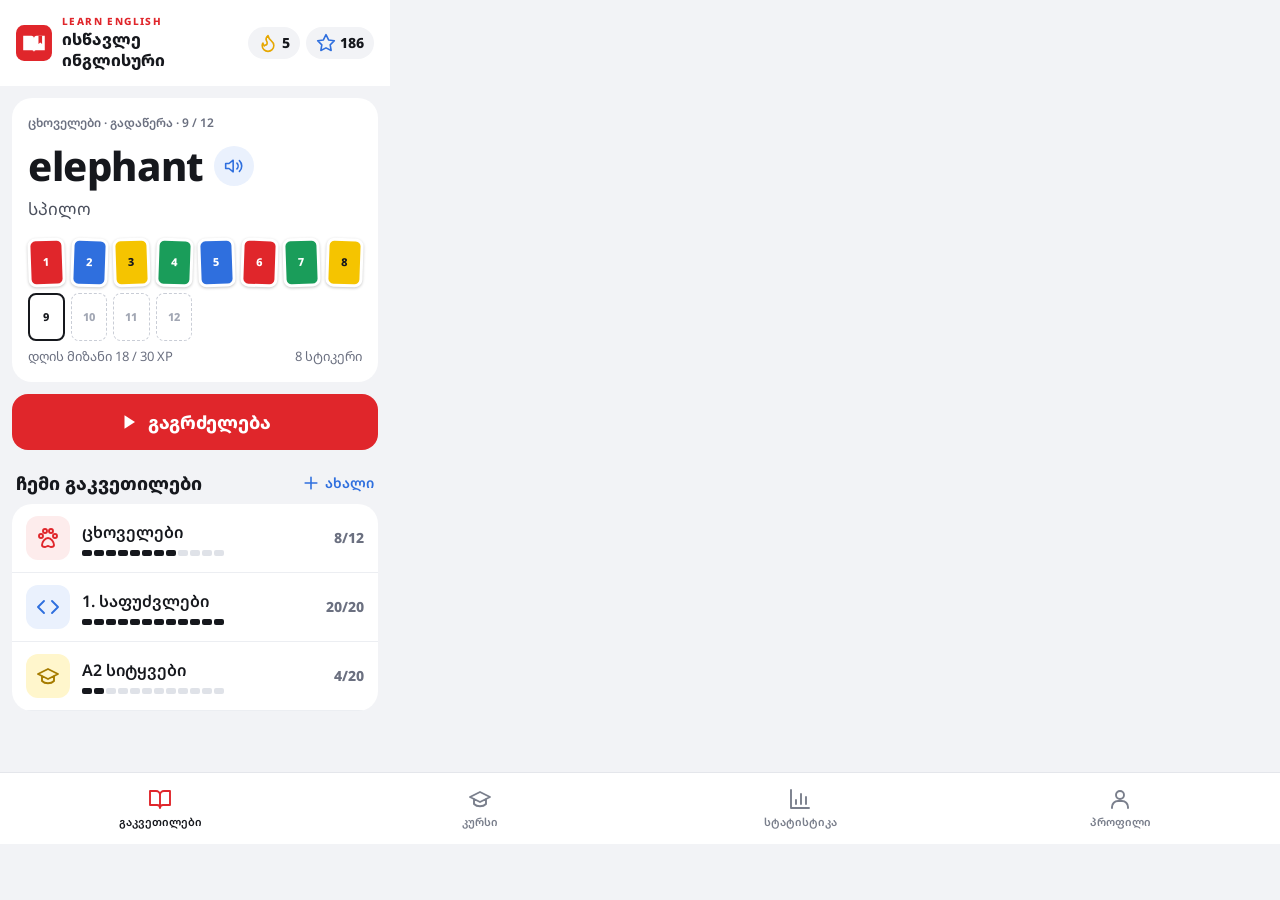
<file: .impeccable/mocks/decision/assigned.html>
<!doctype html><html lang="ka"><head><meta charset="utf-8"><meta name="viewport" content="width=390">
<link href="https://fonts.googleapis.com/css2?family=Noto+Sans+Georgian:wght@400;600;800&display=swap" rel="stylesheet">
<style>
*{box-sizing:border-box;margin:0}
body{width:390px;height:844px;overflow:hidden;background:#f2f3f6;color:#16181d;font:400 15px/1.45 "Noto Sans Georgian",system-ui,sans-serif}
svg.i{width:20px;height:20px;fill:none;stroke:currentColor;stroke-width:1.9;stroke-linecap:round;stroke-linejoin:round;flex:none}
.top{display:flex;align-items:center;gap:10px;padding:14px 16px;background:#fff}
.top b{font-size:16px;font-weight:800;line-height:1.1}.top small{display:block;font-size:10px;font-weight:800;letter-spacing:.14em;color:#e0262b}
.stats{margin-left:auto;display:flex;gap:6px}
.pill{display:flex;align-items:center;gap:4px;height:32px;padding:0 10px;border-radius:16px;background:#f2f3f6;font-weight:800;font-size:14px}
.pill.y svg{color:#e6a700}.pill.b svg{color:#2f6fde}
.page{margin:12px;padding:16px;background:#fff;border-radius:20px}
.cap{font-size:12px;font-weight:600;color:#6b7080}
.word{display:flex;align-items:center;gap:10px;margin:6px 0 2px}
.word h1{font-size:40px;font-weight:800;letter-spacing:-.01em}
.spk{display:grid;place-items:center;width:40px;height:40px;border-radius:50%;background:#eaf1fd;color:#2f6fde}
.ka{font-size:17px;color:#4a4f5c}
.slots{display:grid;grid-template-columns:repeat(8,1fr);gap:6px;margin:16px 0 6px}
.s{aspect-ratio:3/4;border-radius:8px;display:grid;place-items:center;font-size:11px;font-weight:800;color:#a2a7b4;border:1.5px dashed #c9cdd6}
.s.f{border:3px solid #fff;color:#fff;box-shadow:0 1px 3px rgb(0 0 0/.22);transform:rotate(-2deg)}
.s.f:nth-child(2n){transform:rotate(2deg)}
.s.r{background:#e0262b}.s.bl{background:#2f6fde}.s.yl{background:#f5c400;color:#16181d}.s.g{background:#1a9d5a}
.s.now{border:2px solid #16181d;color:#16181d}
.meta{display:flex;justify-content:space-between;font-size:13px;color:#6b7080}
.go{display:flex;align-items:center;justify-content:center;gap:10px;margin:0 12px;height:56px;border-radius:16px;background:#e0262b;color:#fff;font-size:18px;font-weight:800}
.go svg{fill:#fff;stroke:none;width:18px;height:18px}
h2{display:flex;align-items:center;justify-content:space-between;margin:20px 16px 8px;font-size:18px;font-weight:800}
.add{display:flex;align-items:center;gap:4px;font-size:14px;font-weight:600;color:#2f6fde}
.list{margin:0 12px;background:#fff;border-radius:20px;overflow:hidden}
.row{display:grid;grid-template-columns:44px 1fr auto;gap:12px;align-items:center;padding:12px 14px;border-bottom:1px solid #eceef2}
.ic{display:grid;place-items:center;width:44px;height:44px;border-radius:12px}
.ic svg{width:24px;height:24px}
.n{font-weight:600;font-size:16px}.bar{display:flex;gap:2px;margin-top:6px}.bar i{width:10px;height:6px;border-radius:2px;background:#dfe2e8}.bar i.on{background:#16181d}
.cnt{font-size:14px;font-weight:800;color:#6b7080}
.tabs{position:absolute;left:0;right:0;top:772px;height:72px;display:grid;grid-template-columns:repeat(4,1fr);background:#fff;border-top:1px solid #e4e6eb}
.tabs a{display:grid;justify-items:center;align-content:center;gap:3px;font-size:11px;font-weight:600;color:#7a7f8c}
.tabs a svg{width:24px;height:24px}.tabs a.on{color:#16181d}.tabs a.on svg{color:#e0262b}
</style></head><body>
<svg width="0" height="0" style="position:absolute"><defs>
<symbol id="flame" viewBox="0 0 24 24"><path d="M8.5 14.5A2.5 2.5 0 0 0 11 12c0-1.4-.5-2-1-3-1-2.1-.2-4 2-6 .5 2.5 2 4.9 4 6.5 2 1.6 3 3.5 3 5.5a7 7 0 1 1-14 0c0-1.2.4-2.3 1-3 0 1.4.5 2.5 1.5 3.5z"/></symbol>
<symbol id="star" viewBox="0 0 24 24"><path d="M12 2l3.1 6.3 6.9 1-5 4.9 1.2 6.8L12 17.8 5.8 21l1.2-6.8-5-4.9 6.9-1z"/></symbol>
<symbol id="book" viewBox="0 0 24 24"><path d="M2 4h6a4 4 0 0 1 4 4v13a3 3 0 0 0-3-3H2zM22 4h-6a4 4 0 0 0-4 4v13a3 3 0 0 1 3-3h7z"/></symbol>
<symbol id="cap" viewBox="0 0 24 24"><path d="M22 10 12 5 2 10l10 5 10-5zM6 12v5c3 3 9 3 12 0v-5"/></symbol>
<symbol id="chart" viewBox="0 0 24 24"><path d="M3 3v18h18M8 17v-4M13 17V7M18 17v-7"/></symbol>
<symbol id="user" viewBox="0 0 24 24"><circle cx="12" cy="8" r="4"/><path d="M4 21v-1a6 6 0 0 1 6-6h4a6 6 0 0 1 6 6v1"/></symbol>
<symbol id="vol" viewBox="0 0 24 24"><path d="M11 5 6 9H2v6h4l5 4zM15.5 8.5a5 5 0 0 1 0 7M18.5 5.5a9 9 0 0 1 0 13"/></symbol>
<symbol id="paw" viewBox="0 0 24 24"><circle cx="5" cy="10" r="2"/><circle cx="9" cy="5" r="2"/><circle cx="15" cy="5" r="2"/><circle cx="19" cy="10" r="2"/><path d="M12 12c-3 0-6 4-6 7 0 2 2 2 3 2s2-1 3-1 2 1 3 1 3 0 3-2c0-3-3-7-6-7z"/></symbol>
<symbol id="code" viewBox="0 0 24 24"><path d="m16 18 6-6-6-6M8 6l-6 6 6 6"/></symbol>
<symbol id="plus" viewBox="0 0 24 24"><path d="M5 12h14M12 5v14"/></symbol>
<symbol id="play" viewBox="0 0 24 24"><path d="M6 3l14 9-14 9z"/></symbol>
</defs></svg>
<div class="top">
  <svg width="38" height="38" viewBox="0 0 40 40"><rect width="40" height="40" rx="9" fill="#e0262b"/><path d="M8 12h9a3 3 0 0 1 3 3v15a2 2 0 0 0-2-2H8zM32 12h-9a3 3 0 0 0-3 3v15a2 2 0 0 1 2-2h10z" fill="#fff"/><path d="M25 12h4v9l-2-1.5-2 1.5z" fill="#e0262b"/></svg>
  <div><small>LEARN ENGLISH</small><b>ისწავლე ინგლისური</b></div>
  <div class="stats"><span class="pill y"><svg class="i"><use href="#flame"/></svg>5</span><span class="pill b"><svg class="i"><use href="#star"/></svg>186</span></div>
</div>
<section class="page">
  <p class="cap">ცხოველები · გადაწერა · 9 / 12</p>
  <div class="word"><h1>elephant</h1><span class="spk"><svg class="i"><use href="#vol"/></svg></span></div>
  <p class="ka">სპილო</p>
  <div class="slots">
    <span class="s f r">1</span><span class="s f bl">2</span><span class="s f yl">3</span><span class="s f g">4</span>
    <span class="s f bl">5</span><span class="s f r">6</span><span class="s f g">7</span><span class="s f yl">8</span>
    <span class="s now">9</span><span class="s">10</span><span class="s">11</span><span class="s">12</span>
  </div>
  <div class="meta"><span>დღის მიზანი 18 / 30 XP</span><span>8 სტიკერი</span></div>
</section>
<a class="go"><svg><use href="#play"/></svg>გაგრძელება</a>
<h2>ჩემი გაკვეთილები <span class="add"><svg class="i"><use href="#plus"/></svg>ახალი</span></h2>
<div class="list">
  <div class="row"><span class="ic" style="background:#fdecec;color:#e0262b"><svg class="i"><use href="#paw"/></svg></span><div><div class="n">ცხოველები</div><div class="bar"><i class="on"></i><i class="on"></i><i class="on"></i><i class="on"></i><i class="on"></i><i class="on"></i><i class="on"></i><i class="on"></i><i></i><i></i><i></i><i></i></div></div><span class="cnt">8/12</span></div>
  <div class="row"><span class="ic" style="background:#eaf1fd;color:#2f6fde"><svg class="i"><use href="#code"/></svg></span><div><div class="n">1. საფუძვლები</div><div class="bar"><i class="on"></i><i class="on"></i><i class="on"></i><i class="on"></i><i class="on"></i><i class="on"></i><i class="on"></i><i class="on"></i><i class="on"></i><i class="on"></i><i class="on"></i><i class="on"></i></div></div><span class="cnt">20/20</span></div>
  <div class="row"><span class="ic" style="background:#fff6cc;color:#a67c00"><svg class="i"><use href="#cap"/></svg></span><div><div class="n">A2 სიტყვები</div><div class="bar"><i class="on"></i><i class="on"></i><i></i><i></i><i></i><i></i><i></i><i></i><i></i><i></i><i></i><i></i></div></div><span class="cnt">4/20</span></div>
</div>
<nav class="tabs"><a class="on"><svg class="i"><use href="#book"/></svg>გაკვეთილები</a><a><svg class="i"><use href="#cap"/></svg>კურსი</a><a><svg class="i"><use href="#chart"/></svg>სტატისტიკა</a><a><svg class="i"><use href="#user"/></svg>პროფილი</a></nav>
</body></html>
</file>
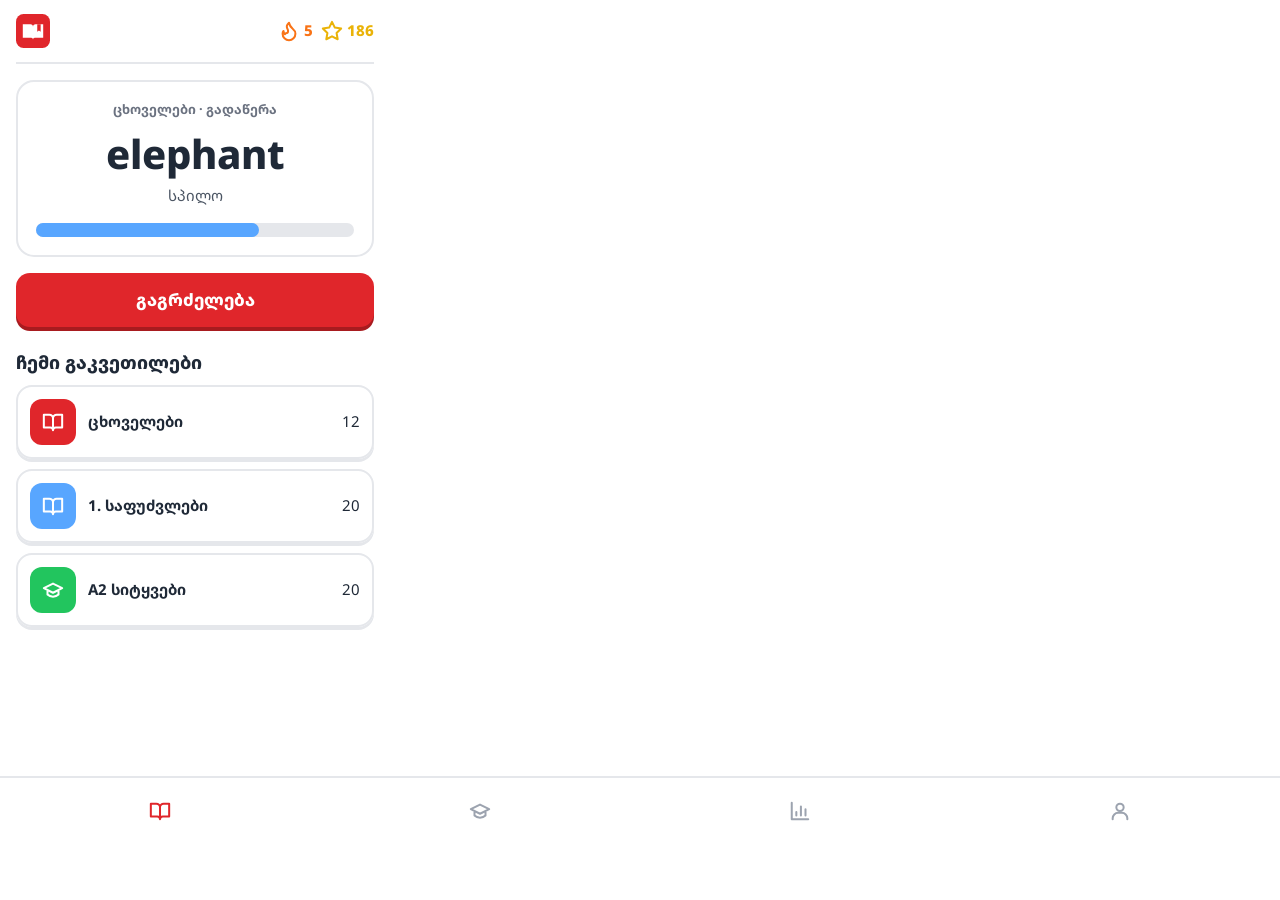
<file: .impeccable/mocks/decision/canon.html>
<!doctype html><html lang="ka"><head><meta charset="utf-8"><meta name="viewport" content="width=390">
<link href="https://fonts.googleapis.com/css2?family=Noto+Sans+Georgian:wght@400;700;800&display=swap" rel="stylesheet">
<style>
*{box-sizing:border-box;margin:0}
body{width:390px;height:844px;overflow:hidden;background:#fff;color:#1f2937;font:400 15px/1.45 "Noto Sans Georgian",system-ui,sans-serif;padding:0 16px}
svg.i{width:22px;height:22px;fill:none;stroke:currentColor;stroke-width:2.2;stroke-linecap:round;stroke-linejoin:round}
.top{display:flex;align-items:center;gap:8px;padding:14px 0;border-bottom:2px solid #e5e7eb}
.chip{display:flex;align-items:center;gap:4px;font-weight:800}
.top .sp{flex:1}
.card{margin-top:16px;border:2px solid #e5e7eb;border-radius:18px;padding:18px;text-align:center}
.card .k{font-size:13px;font-weight:700;color:#6b7280}
.card h1{font-size:40px;font-weight:800;margin:6px 0 2px}.card p{color:#4b5563}
.bar{height:14px;border-radius:7px;background:#e5e7eb;margin:16px 0 0}.bar i{display:block;width:70%;height:100%;border-radius:7px;background:#58a6ff}
.go{display:block;margin-top:16px;height:54px;line-height:54px;text-align:center;border-radius:14px;background:#e0262b;color:#fff;font-weight:800;font-size:17px;box-shadow:0 4px 0 #a81b1f}
h2{margin:22px 0 10px;font-size:18px;font-weight:800}
.l{display:flex;align-items:center;gap:12px;border:2px solid #e5e7eb;border-radius:16px;padding:12px;margin-bottom:10px;box-shadow:0 3px 0 #e5e7eb}
.l .ic{width:46px;height:46px;border-radius:12px;display:grid;place-items:center;color:#fff}
.l b{flex:1;font-weight:700}
.tabs{position:absolute;left:0;right:0;top:776px;height:68px;display:grid;grid-template-columns:repeat(4,1fr);border-top:2px solid #e5e7eb;background:#fff}
.tabs a{display:grid;place-items:center;color:#9ca3af}.tabs a.on{color:#e0262b}
</style></head><body>
<svg width="0" height="0" style="position:absolute"><defs>
<symbol id="flame" viewBox="0 0 24 24"><path d="M8.5 14.5A2.5 2.5 0 0 0 11 12c0-1.4-.5-2-1-3-1-2.1-.2-4 2-6 .5 2.5 2 4.9 4 6.5 2 1.6 3 3.5 3 5.5a7 7 0 1 1-14 0c0-1.2.4-2.3 1-3 0 1.4.5 2.5 1.5 3.5z"/></symbol>
<symbol id="star" viewBox="0 0 24 24"><path d="M12 2l3.1 6.3 6.9 1-5 4.9 1.2 6.8L12 17.8 5.8 21l1.2-6.8-5-4.9 6.9-1z"/></symbol>
<symbol id="book" viewBox="0 0 24 24"><path d="M2 4h6a4 4 0 0 1 4 4v13a3 3 0 0 0-3-3H2zM22 4h-6a4 4 0 0 0-4 4v13a3 3 0 0 1 3-3h7z"/></symbol>
<symbol id="cap" viewBox="0 0 24 24"><path d="M22 10 12 5 2 10l10 5 10-5zM6 12v5c3 3 9 3 12 0v-5"/></symbol>
<symbol id="chart" viewBox="0 0 24 24"><path d="M3 3v18h18M8 17v-4M13 17V7M18 17v-7"/></symbol>
<symbol id="user" viewBox="0 0 24 24"><circle cx="12" cy="8" r="4"/><path d="M4 21v-1a6 6 0 0 1 6-6h4a6 6 0 0 1 6 6v1"/></symbol>
</defs></svg>
<div class="top">
  <svg width="34" height="34" viewBox="0 0 40 40"><rect width="40" height="40" rx="9" fill="#e0262b"/><path d="M8 12h9a3 3 0 0 1 3 3v15a2 2 0 0 0-2-2H8zM32 12h-9a3 3 0 0 0-3 3v15a2 2 0 0 1 2-2h10z" fill="#fff"/><path d="M25 12h4v9l-2-1.5-2 1.5z" fill="#e0262b"/></svg>
  <span class="sp"></span>
  <span class="chip" style="color:#f97316"><svg class="i"><use href="#flame"/></svg>5</span>
  <span class="chip" style="color:#eab308"><svg class="i"><use href="#star"/></svg>186</span>
</div>
<div class="card"><p class="k">ცხოველები · გადაწერა</p><h1>elephant</h1><p>სპილო</p><div class="bar"><i></i></div></div>
<a class="go">გაგრძელება</a>
<h2>ჩემი გაკვეთილები</h2>
<div class="l"><span class="ic" style="background:#e0262b"><svg class="i"><use href="#book"/></svg></span><b>ცხოველები</b>12</div>
<div class="l"><span class="ic" style="background:#58a6ff"><svg class="i"><use href="#book"/></svg></span><b>1. საფუძვლები</b>20</div>
<div class="l"><span class="ic" style="background:#22c55e"><svg class="i"><use href="#cap"/></svg></span><b>A2 სიტყვები</b>20</div>
<nav class="tabs"><a class="on"><svg class="i"><use href="#book"/></svg></a><a><svg class="i"><use href="#cap"/></svg></a><a><svg class="i"><use href="#chart"/></svg></a><a><svg class="i"><use href="#user"/></svg></a></nav>
</body></html>
</file>
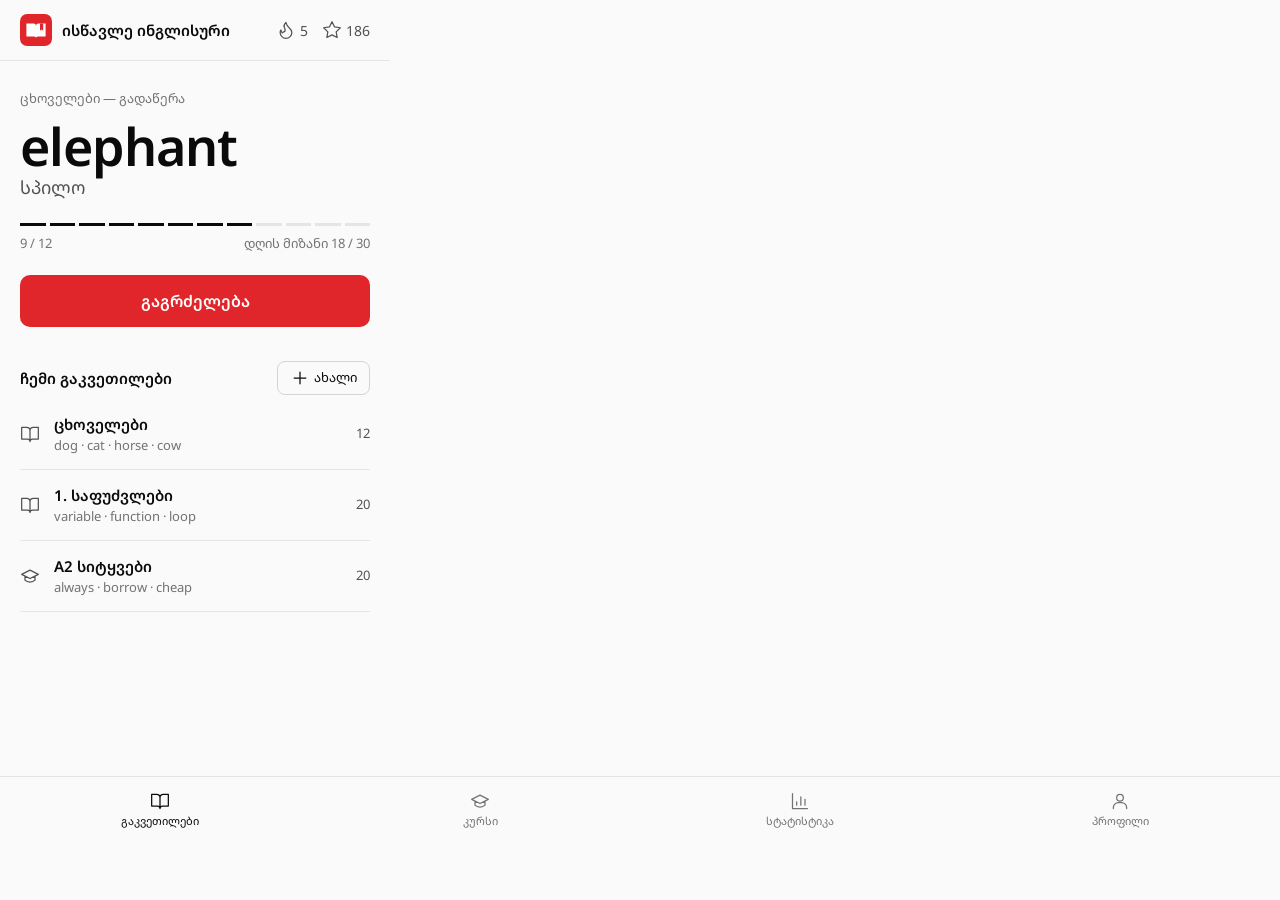
<file: .impeccable/mocks/decision/challenger-mono.html>
<!doctype html><html lang="ka"><head><meta charset="utf-8"><meta name="viewport" content="width=390">
<link href="https://fonts.googleapis.com/css2?family=Noto+Sans+Georgian:wght@400;600&display=swap" rel="stylesheet">
<style>
*{box-sizing:border-box;margin:0}
body{width:390px;height:844px;overflow:hidden;background:#fafafa;color:#0a0a0a;font:400 15px/1.5 "Noto Sans Georgian",system-ui,sans-serif}
svg.i{width:20px;height:20px;fill:none;stroke:currentColor;stroke-width:1.5;stroke-linecap:round;stroke-linejoin:round}
.top{display:flex;align-items:center;gap:10px;padding:14px 20px;border-bottom:1px solid #e5e5e5}
.top b{font-size:15px;font-weight:600}
.m{margin-left:auto;display:flex;gap:14px;color:#525252;font-size:14px}.m span{display:flex;align-items:center;gap:4px}
main{padding:28px 20px 0}
.cap{font-size:13px;color:#737373}
h1{font-size:52px;font-weight:600;letter-spacing:-.02em;margin:8px 0 0;line-height:1.1}
.ka{font-size:18px;color:#525252}
.prog{display:flex;gap:4px;margin:22px 0 8px}.prog i{flex:1;height:3px;background:#e5e5e5}.prog i.on{background:#0a0a0a}
.pm{display:flex;justify-content:space-between;font-size:13px;color:#737373}
.go{display:flex;align-items:center;justify-content:center;height:52px;margin-top:22px;background:#e0262b;color:#fff;font-weight:600;font-size:16px;border-radius:10px}
.sec{display:flex;justify-content:space-between;align-items:center;margin:34px 0 4px}
.sec h2{font-size:15px;font-weight:600}
.ghost{display:flex;align-items:center;gap:4px;height:34px;padding:0 12px;border:1px solid #d4d4d4;border-radius:8px;font-size:13px}
.row{display:flex;align-items:center;gap:14px;padding:14px 0;border-bottom:1px solid #e5e5e5}
.row svg{color:#525252}.row div{flex:1}.row b{font-weight:600}.row small{display:block;color:#737373;font-size:13px}
.row .c{font-size:13px;color:#525252}
.tabs{position:absolute;left:0;right:0;top:776px;height:68px;display:grid;grid-template-columns:repeat(4,1fr);border-top:1px solid #e5e5e5;background:#fafafa}
.tabs a{display:grid;justify-items:center;align-content:center;gap:2px;font-size:11px;color:#737373}.tabs a.on{color:#0a0a0a}
</style></head><body>
<svg width="0" height="0" style="position:absolute"><defs>
<symbol id="flame" viewBox="0 0 24 24"><path d="M8.5 14.5A2.5 2.5 0 0 0 11 12c0-1.4-.5-2-1-3-1-2.1-.2-4 2-6 .5 2.5 2 4.9 4 6.5 2 1.6 3 3.5 3 5.5a7 7 0 1 1-14 0c0-1.2.4-2.3 1-3 0 1.4.5 2.5 1.5 3.5z"/></symbol>
<symbol id="star" viewBox="0 0 24 24"><path d="M12 2l3.1 6.3 6.9 1-5 4.9 1.2 6.8L12 17.8 5.8 21l1.2-6.8-5-4.9 6.9-1z"/></symbol>
<symbol id="book" viewBox="0 0 24 24"><path d="M2 4h6a4 4 0 0 1 4 4v13a3 3 0 0 0-3-3H2zM22 4h-6a4 4 0 0 0-4 4v13a3 3 0 0 1 3-3h7z"/></symbol>
<symbol id="cap" viewBox="0 0 24 24"><path d="M22 10 12 5 2 10l10 5 10-5zM6 12v5c3 3 9 3 12 0v-5"/></symbol>
<symbol id="chart" viewBox="0 0 24 24"><path d="M3 3v18h18M8 17v-4M13 17V7M18 17v-7"/></symbol>
<symbol id="user" viewBox="0 0 24 24"><circle cx="12" cy="8" r="4"/><path d="M4 21v-1a6 6 0 0 1 6-6h4a6 6 0 0 1 6 6v1"/></symbol>
<symbol id="plus" viewBox="0 0 24 24"><path d="M5 12h14M12 5v14"/></symbol>
</defs></svg>
<div class="top">
  <svg width="32" height="32" viewBox="0 0 40 40"><rect width="40" height="40" rx="9" fill="#e0262b"/><path d="M8 12h9a3 3 0 0 1 3 3v15a2 2 0 0 0-2-2H8zM32 12h-9a3 3 0 0 0-3 3v15a2 2 0 0 1 2-2h10z" fill="#fff"/><path d="M25 12h4v9l-2-1.5-2 1.5z" fill="#e0262b"/></svg>
  <b>ისწავლე ინგლისური</b>
  <div class="m"><span><svg class="i"><use href="#flame"/></svg>5</span><span><svg class="i"><use href="#star"/></svg>186</span></div>
</div>
<main>
  <p class="cap">ცხოველები — გადაწერა</p>
  <h1>elephant</h1><p class="ka">სპილო</p>
  <div class="prog"><i class="on"></i><i class="on"></i><i class="on"></i><i class="on"></i><i class="on"></i><i class="on"></i><i class="on"></i><i class="on"></i><i></i><i></i><i></i><i></i></div>
  <div class="pm"><span>9 / 12</span><span>დღის მიზანი 18 / 30</span></div>
  <a class="go">გაგრძელება</a>
  <div class="sec"><h2>ჩემი გაკვეთილები</h2><span class="ghost"><svg class="i"><use href="#plus"/></svg>ახალი</span></div>
  <div class="row"><svg class="i"><use href="#book"/></svg><div><b>ცხოველები</b><small>dog · cat · horse · cow</small></div><span class="c">12</span></div>
  <div class="row"><svg class="i"><use href="#book"/></svg><div><b>1. საფუძვლები</b><small>variable · function · loop</small></div><span class="c">20</span></div>
  <div class="row"><svg class="i"><use href="#cap"/></svg><div><b>A2 სიტყვები</b><small>always · borrow · cheap</small></div><span class="c">20</span></div>
</main>
<nav class="tabs"><a class="on"><svg class="i"><use href="#book"/></svg>გაკვეთილები</a><a><svg class="i"><use href="#cap"/></svg>კურსი</a><a><svg class="i"><use href="#chart"/></svg>სტატისტიკა</a><a><svg class="i"><use href="#user"/></svg>პროფილი</a></nav>
</body></html>
</file>
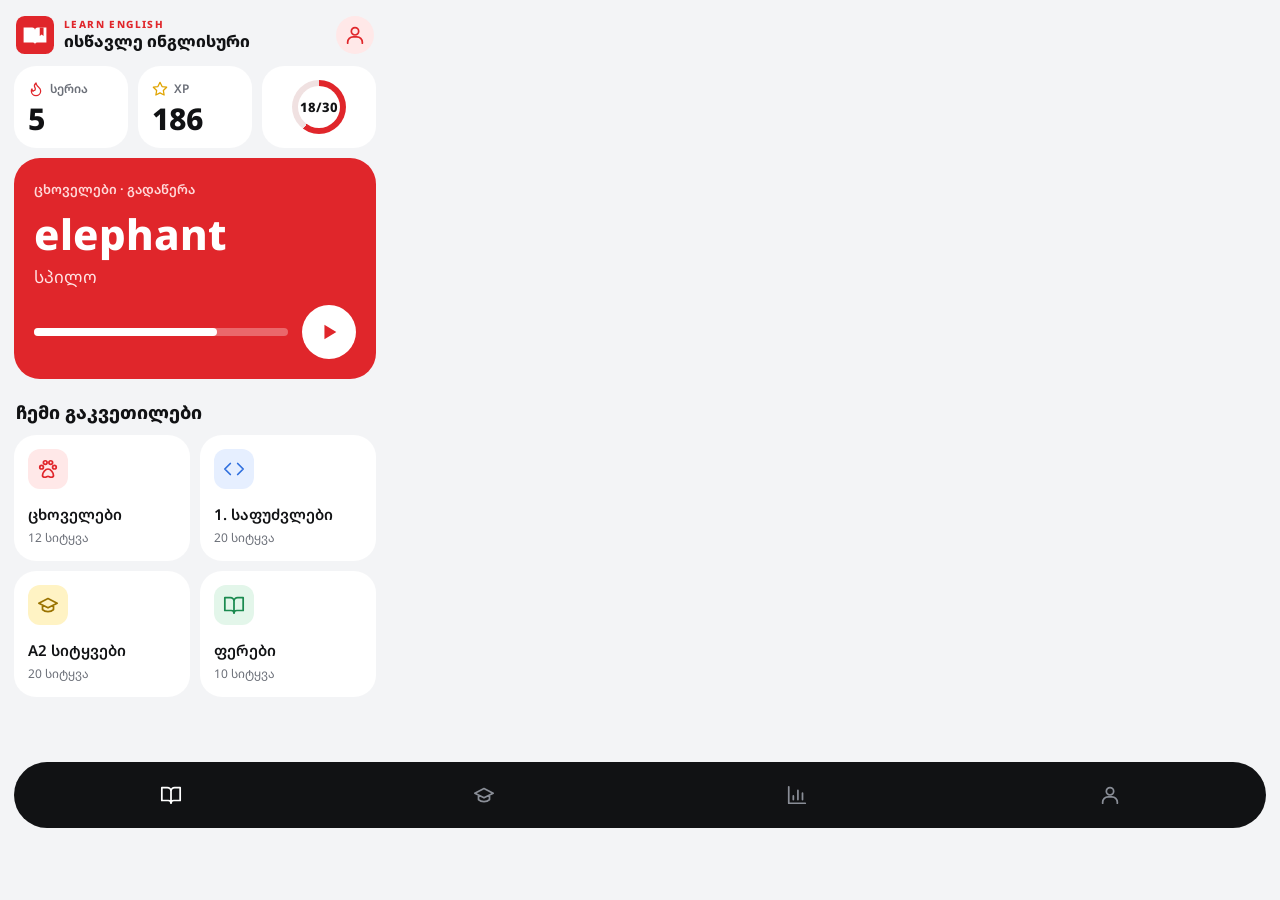
<file: .impeccable/mocks/decision/model-pick.html>
<!doctype html><html lang="ka"><head><meta charset="utf-8"><meta name="viewport" content="width=390">
<link href="https://fonts.googleapis.com/css2?family=Noto+Sans+Georgian:wght@400;600;800&display=swap" rel="stylesheet">
<style>
*{box-sizing:border-box;margin:0}
body{width:390px;height:844px;overflow:hidden;background:#f3f4f6;color:#111214;font:400 15px/1.45 "Noto Sans Georgian",system-ui,sans-serif;padding:0 14px}
svg.i{width:22px;height:22px;fill:none;stroke:currentColor;stroke-width:1.9;stroke-linecap:round;stroke-linejoin:round}
.top{display:flex;align-items:center;gap:10px;padding:16px 2px 12px}
.top b{font-size:16px;font-weight:800;line-height:1.1}.top small{display:block;font-size:10px;font-weight:800;letter-spacing:.14em;color:#e0262b}
.av{margin-left:auto;width:38px;height:38px;border-radius:50%;background:#ffe8e8;display:grid;place-items:center;color:#e0262b}
.grid{display:grid;grid-template-columns:repeat(3,1fr);gap:10px}
.w{background:#fff;border-radius:22px;padding:14px;display:grid;gap:6px}
.w .k{display:flex;align-items:center;gap:6px;font-size:12px;font-weight:600;color:#6b6f78}
.w .v{font-size:30px;font-weight:800;line-height:1}
.ring{width:54px;height:54px;border-radius:50%;background:conic-gradient(#e0262b 60%,#f0e1e1 0);display:grid;place-items:center}
.ring span{width:42px;height:42px;border-radius:50%;background:#fff;display:grid;place-items:center;font-weight:800;font-size:13px}
.big{margin-top:10px;background:#e0262b;color:#fff;border-radius:26px;padding:20px}
.big .k{color:#ffd9d9;font-size:13px;font-weight:600}
.big h1{font-size:42px;font-weight:800;margin:4px 0 0}.big p{font-size:17px;color:#ffe3e3}
.big .row{display:flex;align-items:center;justify-content:space-between;margin-top:16px}
.track{flex:1;height:8px;border-radius:4px;background:rgb(255 255 255/.3);margin-right:14px}.track i{display:block;width:72%;height:100%;border-radius:4px;background:#fff}
.play{width:54px;height:54px;border-radius:50%;background:#fff;color:#e0262b;display:grid;place-items:center}
.play svg{fill:#e0262b;stroke:none}
h2{margin:20px 2px 10px;font-size:18px;font-weight:800}
.tiles{display:grid;grid-template-columns:1fr 1fr;gap:10px}
.t{background:#fff;border-radius:22px;padding:14px;height:126px;display:flex;flex-direction:column;justify-content:space-between}
.t .ic{width:40px;height:40px;border-radius:12px;display:grid;place-items:center}
.t b{font-size:15px;font-weight:600}.t small{color:#6b6f78;font-size:12px}
.tabs{position:absolute;left:14px;right:14px;top:762px;height:66px;display:grid;grid-template-columns:repeat(4,1fr);background:#111214;border-radius:33px}
.tabs a{display:grid;place-items:center;color:#8a8e97}.tabs a.on{color:#fff}
</style></head><body>
<svg width="0" height="0" style="position:absolute"><defs>
<symbol id="flame" viewBox="0 0 24 24"><path d="M8.5 14.5A2.5 2.5 0 0 0 11 12c0-1.4-.5-2-1-3-1-2.1-.2-4 2-6 .5 2.5 2 4.9 4 6.5 2 1.6 3 3.5 3 5.5a7 7 0 1 1-14 0c0-1.2.4-2.3 1-3 0 1.4.5 2.5 1.5 3.5z"/></symbol>
<symbol id="star" viewBox="0 0 24 24"><path d="M12 2l3.1 6.3 6.9 1-5 4.9 1.2 6.8L12 17.8 5.8 21l1.2-6.8-5-4.9 6.9-1z"/></symbol>
<symbol id="book" viewBox="0 0 24 24"><path d="M2 4h6a4 4 0 0 1 4 4v13a3 3 0 0 0-3-3H2zM22 4h-6a4 4 0 0 0-4 4v13a3 3 0 0 1 3-3h7z"/></symbol>
<symbol id="cap" viewBox="0 0 24 24"><path d="M22 10 12 5 2 10l10 5 10-5zM6 12v5c3 3 9 3 12 0v-5"/></symbol>
<symbol id="chart" viewBox="0 0 24 24"><path d="M3 3v18h18M8 17v-4M13 17V7M18 17v-7"/></symbol>
<symbol id="user" viewBox="0 0 24 24"><circle cx="12" cy="8" r="4"/><path d="M4 21v-1a6 6 0 0 1 6-6h4a6 6 0 0 1 6 6v1"/></symbol>
<symbol id="paw" viewBox="0 0 24 24"><circle cx="5" cy="10" r="2"/><circle cx="9" cy="5" r="2"/><circle cx="15" cy="5" r="2"/><circle cx="19" cy="10" r="2"/><path d="M12 12c-3 0-6 4-6 7 0 2 2 2 3 2s2-1 3-1 2 1 3 1 3 0 3-2c0-3-3-7-6-7z"/></symbol>
<symbol id="code" viewBox="0 0 24 24"><path d="m16 18 6-6-6-6M8 6l-6 6 6 6"/></symbol>
<symbol id="play" viewBox="0 0 24 24"><path d="M7 4l13 8-13 8z"/></symbol>
</defs></svg>
<div class="top">
  <svg width="38" height="38" viewBox="0 0 40 40"><rect width="40" height="40" rx="9" fill="#e0262b"/><path d="M8 12h9a3 3 0 0 1 3 3v15a2 2 0 0 0-2-2H8zM32 12h-9a3 3 0 0 0-3 3v15a2 2 0 0 1 2-2h10z" fill="#fff"/><path d="M25 12h4v9l-2-1.5-2 1.5z" fill="#e0262b"/></svg>
  <div><small>LEARN ENGLISH</small><b>ისწავლე ინგლისური</b></div>
  <span class="av"><svg class="i"><use href="#user"/></svg></span>
</div>
<div class="grid">
  <div class="w"><span class="k"><svg class="i" style="color:#e0262b;width:16px;height:16px"><use href="#flame"/></svg>სერია</span><span class="v">5</span></div>
  <div class="w"><span class="k"><svg class="i" style="color:#e0a400;width:16px;height:16px"><use href="#star"/></svg>XP</span><span class="v">186</span></div>
  <div class="w" style="place-items:center"><div class="ring"><span>18/30</span></div></div>
</div>
<div class="big"><span class="k">ცხოველები · გადაწერა</span><h1>elephant</h1><p>სპილო</p>
  <div class="row"><div class="track"><i></i></div><span class="play"><svg class="i"><use href="#play"/></svg></span></div></div>
<h2>ჩემი გაკვეთილები</h2>
<div class="tiles">
  <div class="t"><span class="ic" style="background:#ffe8e8;color:#e0262b"><svg class="i"><use href="#paw"/></svg></span><div><b>ცხოველები</b><br><small>12 სიტყვა</small></div></div>
  <div class="t"><span class="ic" style="background:#e6efff;color:#2f6fde"><svg class="i"><use href="#code"/></svg></span><div><b>1. საფუძვლები</b><br><small>20 სიტყვა</small></div></div>
  <div class="t"><span class="ic" style="background:#fff3c4;color:#9a7300"><svg class="i"><use href="#cap"/></svg></span><div><b>A2 სიტყვები</b><br><small>20 სიტყვა</small></div></div>
  <div class="t"><span class="ic" style="background:#e3f6ea;color:#1a8a4f"><svg class="i"><use href="#book"/></svg></span><div><b>ფერები</b><br><small>10 სიტყვა</small></div></div>
</div>
<nav class="tabs"><a class="on"><svg class="i"><use href="#book"/></svg></a><a><svg class="i"><use href="#cap"/></svg></a><a><svg class="i"><use href="#chart"/></svg></a><a><svg class="i"><use href="#user"/></svg></a></nav>
</body></html>
</file>
